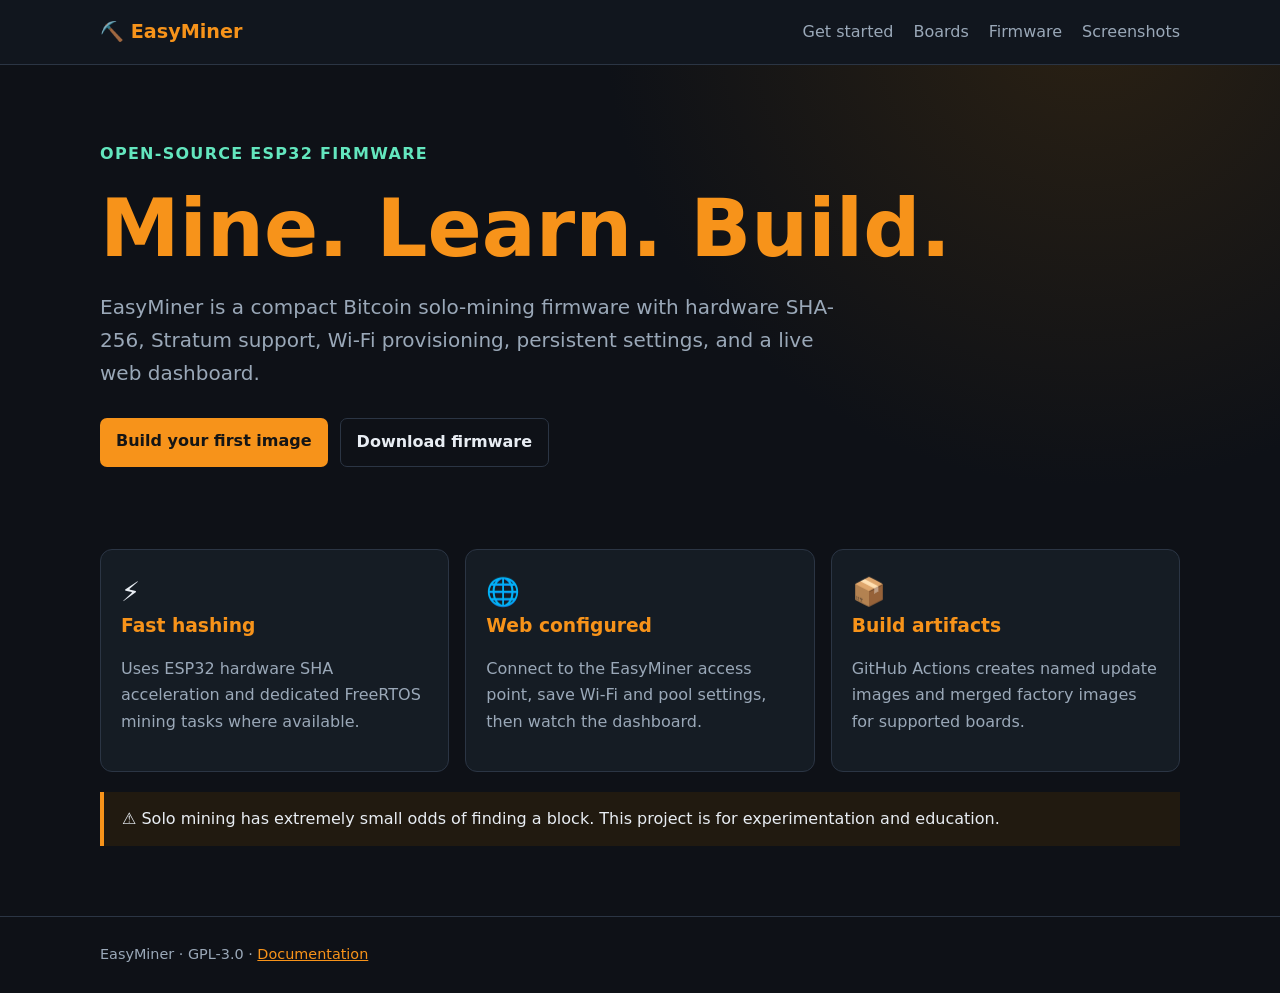
<file: docs/index.html>
<!doctype html>
<html lang="en"><head><meta charset="utf-8"><meta name="viewport" content="width=device-width,initial-scale=1"><meta name="description" content="EasyMiner open-source Bitcoin solo-mining firmware for ESP32"><title>EasyMiner · ESP32 Bitcoin miner</title><link rel="stylesheet" href="style.css"></head>
<body><nav class="nav"><div class="wrap"><a class="brand" href="index.html">⛏️ EasyMiner</a><a href="getting-started.html">Get started</a><a href="boards.html">Boards</a><a href="firmware.html">Firmware</a><a href="screenshots.html">Screenshots</a></div></nav>
<main class="wrap"><section class="hero"><div class="eyebrow">Open-source ESP32 firmware</div><h1>Mine. Learn. Build.</h1><p class="lead">EasyMiner is a compact Bitcoin solo-mining firmware with hardware SHA-256, Stratum support, Wi-Fi provisioning, persistent settings, and a live web dashboard.</p><div class="actions"><a class="button" href="getting-started.html">Build your first image</a><a class="button alt" href="firmware.html">Download firmware</a></div></section>
<section class="grid"><article class="card"><div class="icon">⚡</div><h3>Fast hashing</h3><p class="muted">Uses ESP32 hardware SHA acceleration and dedicated FreeRTOS mining tasks where available.</p></article><article class="card"><div class="icon">🌐</div><h3>Web configured</h3><p class="muted">Connect to the EasyMiner access point, save Wi-Fi and pool settings, then watch the dashboard.</p></article><article class="card"><div class="icon">📦</div><h3>Build artifacts</h3><p class="muted">GitHub Actions creates named update images and merged factory images for supported boards.</p></article></section>
<div class="notice">⚠️ Solo mining has extremely small odds of finding a block. This project is for experimentation and education.</div></main><footer class="footer"><div class="wrap">EasyMiner · GPL-3.0 · <a href="getting-started.html">Documentation</a></div></footer></body></html>
</file>
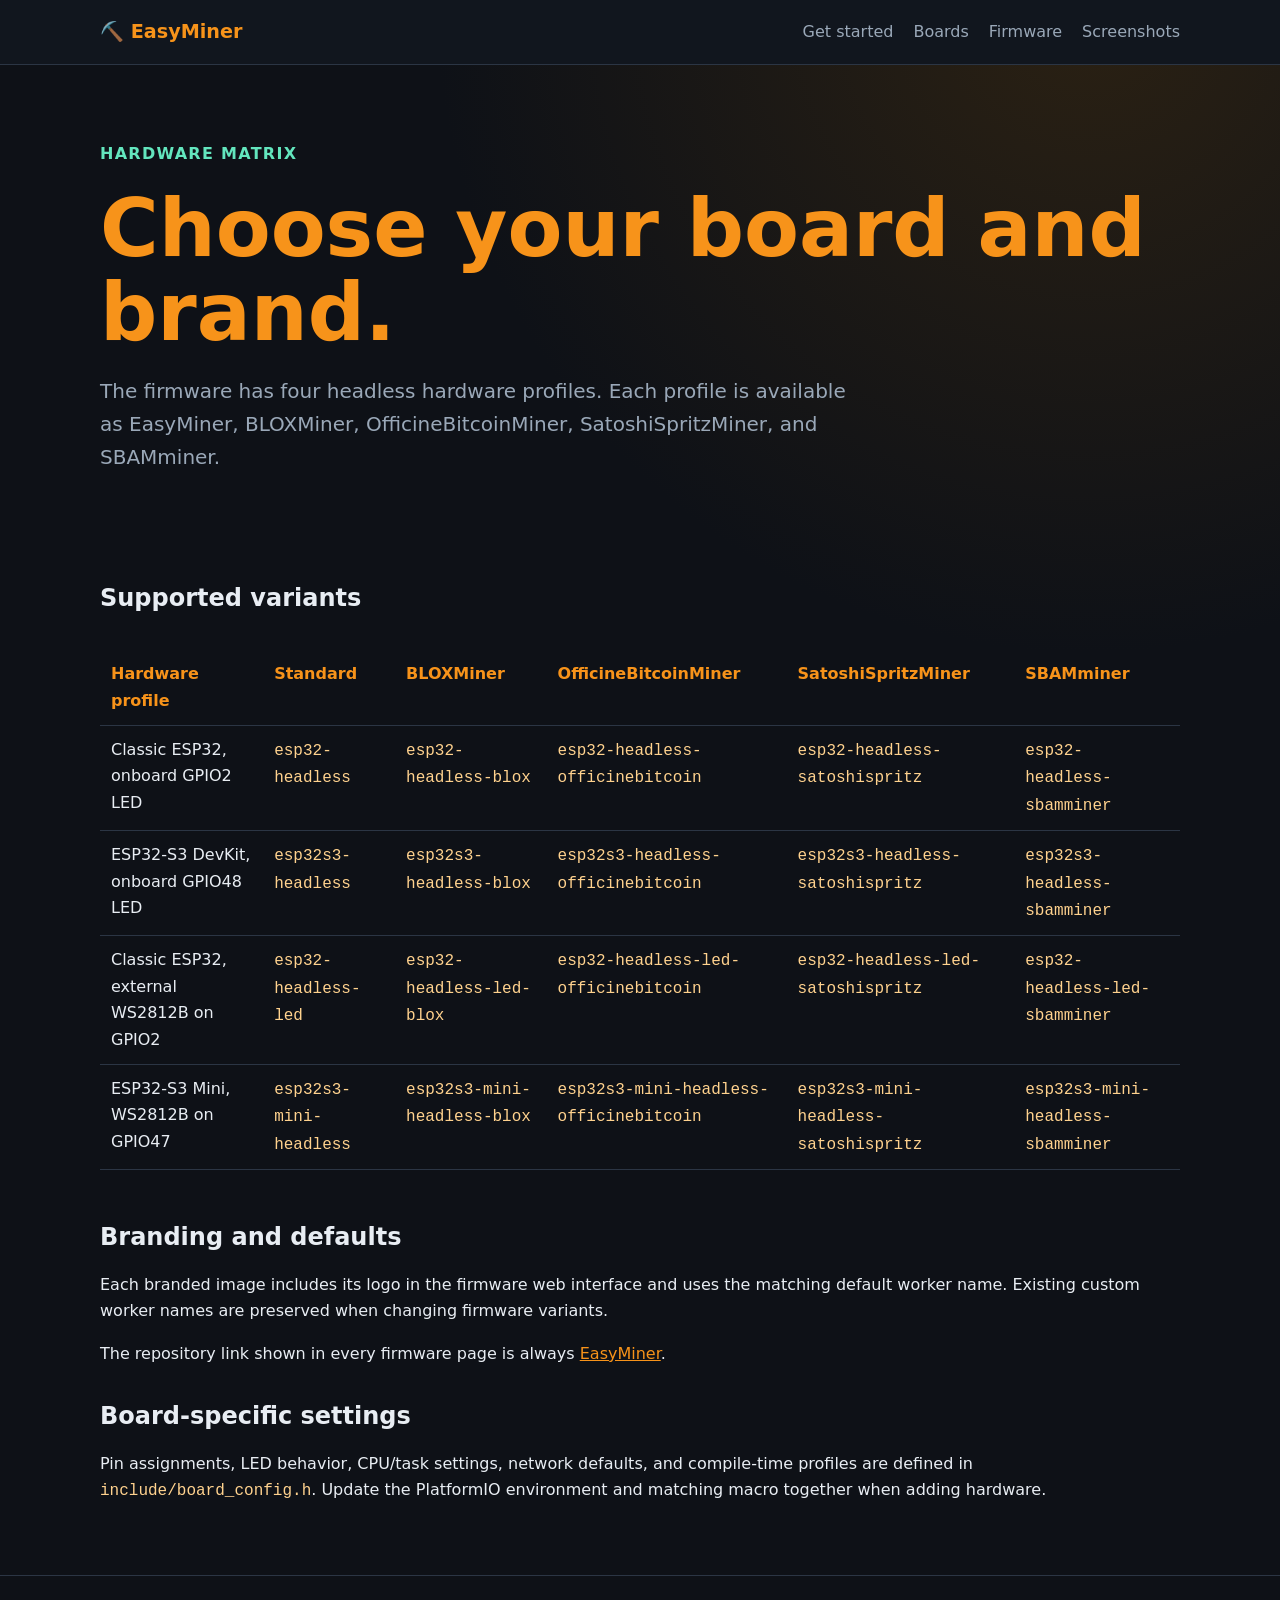
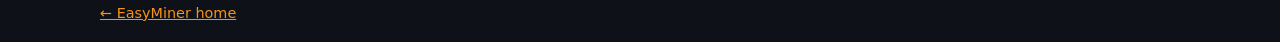
<file: docs/boards.html>
<!doctype html>
<html lang="en">
<head><meta charset="utf-8"><meta name="viewport" content="width=device-width,initial-scale=1"><title>Boards · EasyMiner</title><link rel="stylesheet" href="style.css"></head>
<body>
<nav class="nav"><div class="wrap"><a class="brand" href="index.html">⛏️ EasyMiner</a><a href="getting-started.html">Get started</a><a href="boards.html">Boards</a><a href="firmware.html">Firmware</a><a href="screenshots.html">Screenshots</a></div></nav>
<main class="wrap">
<section class="hero"><div class="eyebrow">Hardware matrix</div><h1>Choose your board and brand.</h1><p class="lead">The firmware has four headless hardware profiles. Each profile is available as EasyMiner, BLOXMiner, OfficineBitcoinMiner, SatoshiSpritzMiner, and SBAMminer.</p></section>
<h2>Supported variants</h2>
<div class="table-scroll"><table class="table"><thead><tr><th>Hardware profile</th><th>Standard</th><th>BLOXMiner</th><th>OfficineBitcoinMiner</th><th>SatoshiSpritzMiner</th><th>SBAMminer</th></tr></thead><tbody>
<tr><td>Classic ESP32, onboard GPIO2 LED</td><td><code>esp32-headless</code></td><td><code>esp32-headless-blox</code></td><td><code>esp32-headless-officinebitcoin</code></td><td><code>esp32-headless-satoshispritz</code></td><td><code>esp32-headless-sbamminer</code></td></tr>
<tr><td>ESP32-S3 DevKit, onboard GPIO48 LED</td><td><code>esp32s3-headless</code></td><td><code>esp32s3-headless-blox</code></td><td><code>esp32s3-headless-officinebitcoin</code></td><td><code>esp32s3-headless-satoshispritz</code></td><td><code>esp32s3-headless-sbamminer</code></td></tr>
<tr><td>Classic ESP32, external WS2812B on GPIO2</td><td><code>esp32-headless-led</code></td><td><code>esp32-headless-led-blox</code></td><td><code>esp32-headless-led-officinebitcoin</code></td><td><code>esp32-headless-led-satoshispritz</code></td><td><code>esp32-headless-led-sbamminer</code></td></tr>
<tr><td>ESP32-S3 Mini, WS2812B on GPIO47</td><td><code>esp32s3-mini-headless</code></td><td><code>esp32s3-mini-headless-blox</code></td><td><code>esp32s3-mini-headless-officinebitcoin</code></td><td><code>esp32s3-mini-headless-satoshispritz</code></td><td><code>esp32s3-mini-headless-sbamminer</code></td></tr>
</tbody></table></div>
<h2>Branding and defaults</h2>
<p>Each branded image includes its logo in the firmware web interface and uses the matching default worker name. Existing custom worker names are preserved when changing firmware variants.</p>
<p>The repository link shown in every firmware page is always <a href="https://github.com/valerio-vaccaro/EasyMiner">EasyMiner</a>.</p>
<h2>Board-specific settings</h2>
<p>Pin assignments, LED behavior, CPU/task settings, network defaults, and compile-time profiles are defined in <code>include/board_config.h</code>. Update the PlatformIO environment and matching macro together when adding hardware.</p>
</main>
<footer class="footer"><div class="wrap"><a href="index.html">← EasyMiner home</a></div></footer>
</body></html>
</file>
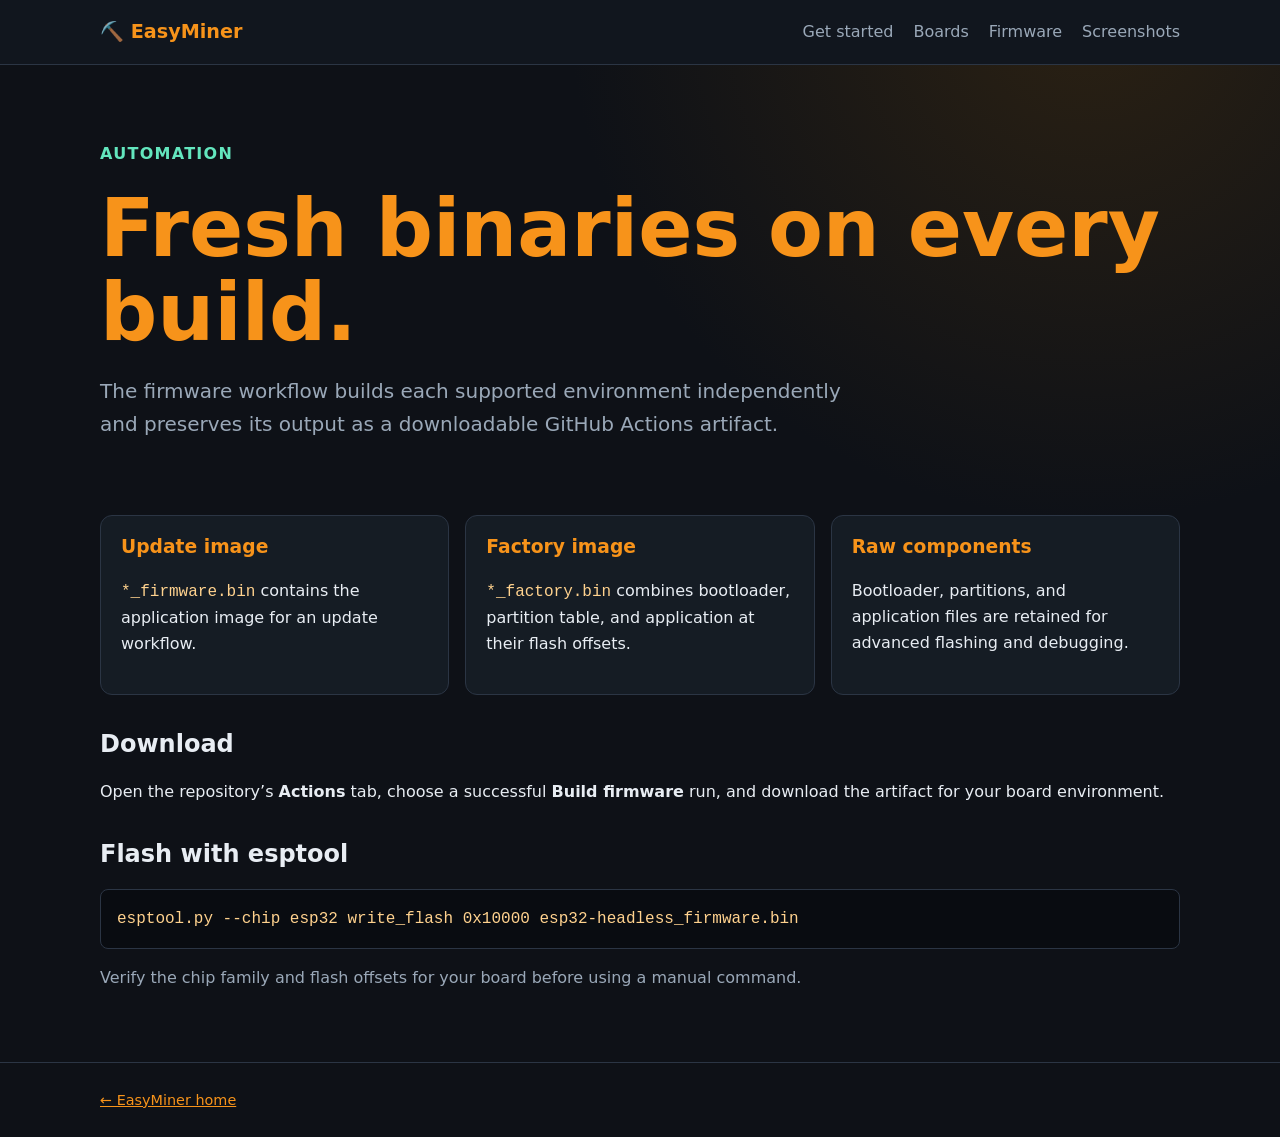
<file: docs/firmware.html>
<!doctype html>
<html lang="en"><head><meta charset="utf-8"><meta name="viewport" content="width=device-width,initial-scale=1"><title>Firmware · EasyMiner</title><link rel="stylesheet" href="style.css"></head>
<body><nav class="nav"><div class="wrap"><a class="brand" href="index.html">⛏️ EasyMiner</a><a href="getting-started.html">Get started</a><a href="boards.html">Boards</a><a href="firmware.html">Firmware</a><a href="screenshots.html">Screenshots</a></div></nav><main class="wrap"><section class="hero"><div class="eyebrow">Automation</div><h1>Fresh binaries on every build.</h1><p class="lead">The firmware workflow builds each supported environment independently and preserves its output as a downloadable GitHub Actions artifact.</p></section><div class="grid"><article class="card"><h3>Update image</h3><p><code>*_firmware.bin</code> contains the application image for an update workflow.</p></article><article class="card"><h3>Factory image</h3><p><code>*_factory.bin</code> combines bootloader, partition table, and application at their flash offsets.</p></article><article class="card"><h3>Raw components</h3><p>Bootloader, partitions, and application files are retained for advanced flashing and debugging.</p></article></div><h2>Download</h2><p>Open the repository’s <strong>Actions</strong> tab, choose a successful <strong>Build firmware</strong> run, and download the artifact for your board environment.</p><h2>Flash with esptool</h2><pre><code>esptool.py --chip esp32 write_flash 0x10000 esp32-headless_firmware.bin</code></pre><p class="muted">Verify the chip family and flash offsets for your board before using a manual command.</p></main><footer class="footer"><div class="wrap"><a href="index.html">← EasyMiner home</a></div></footer></body></html>
</file>
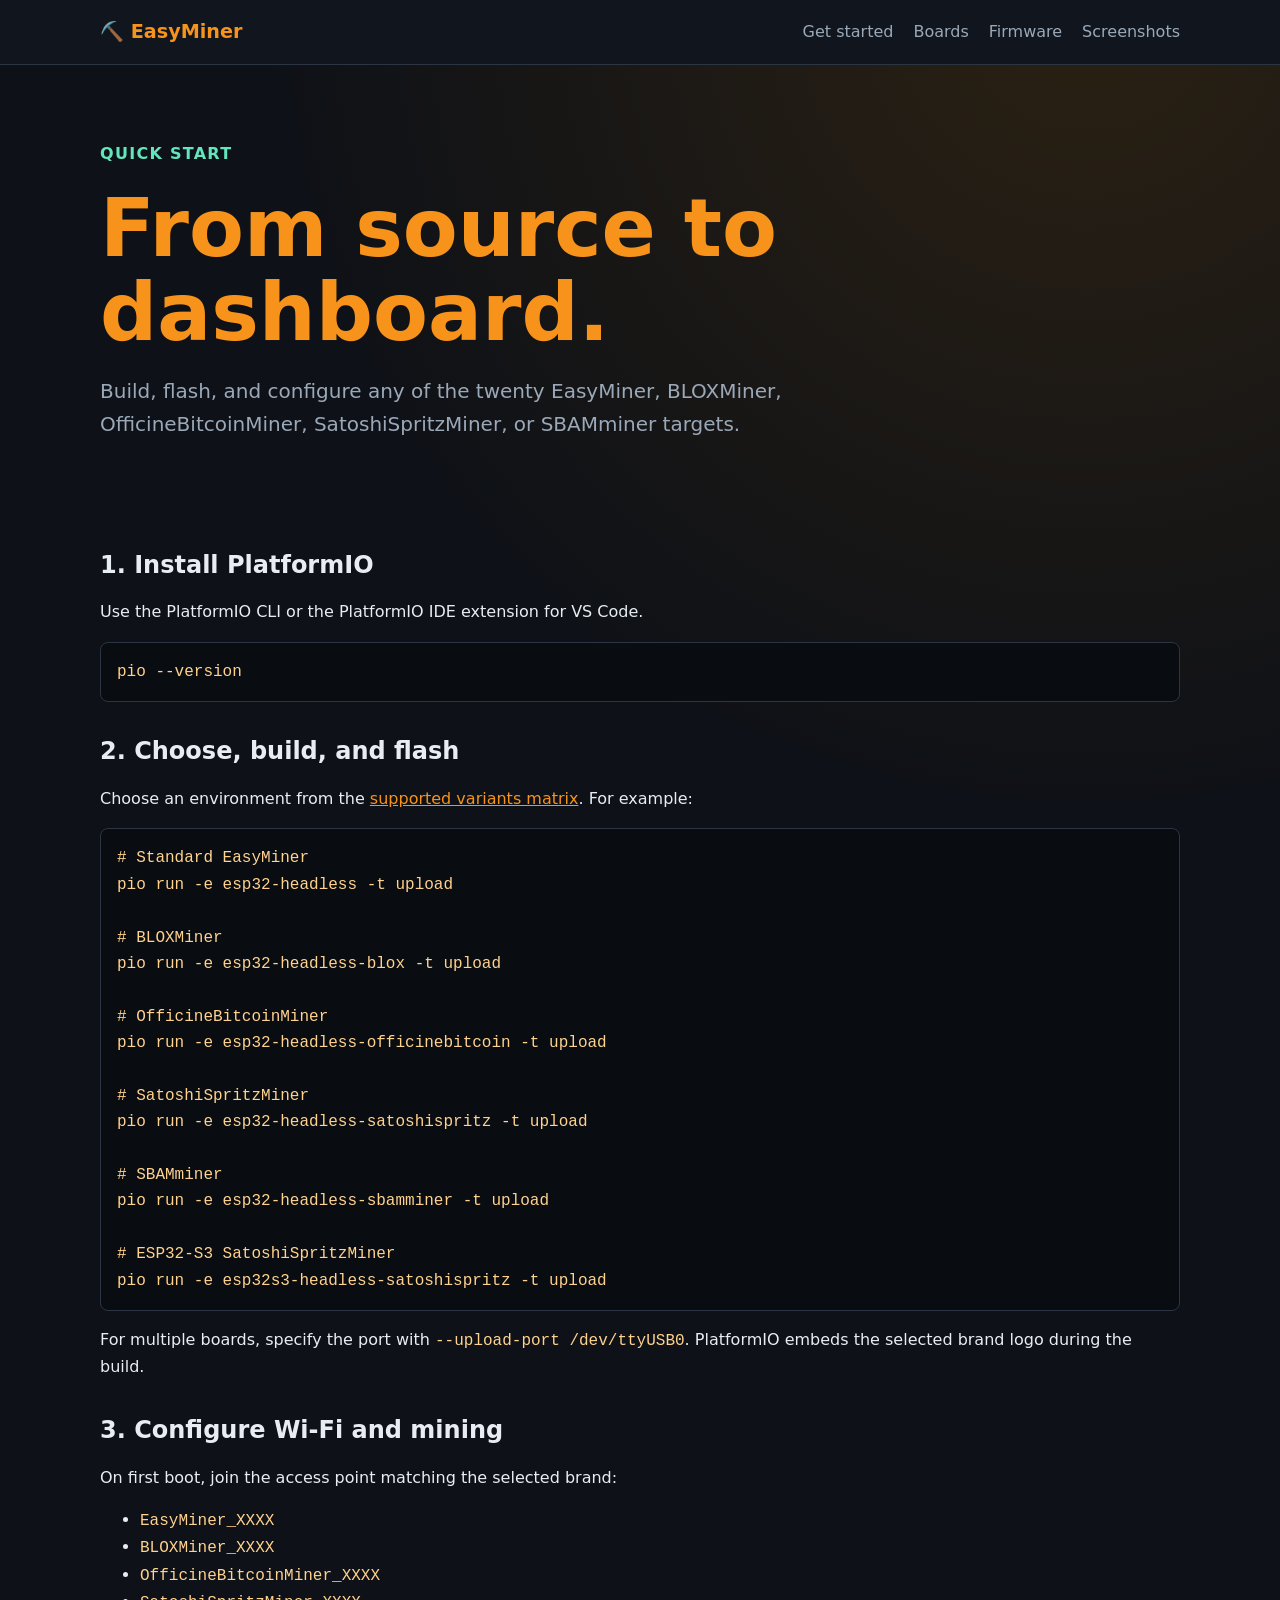
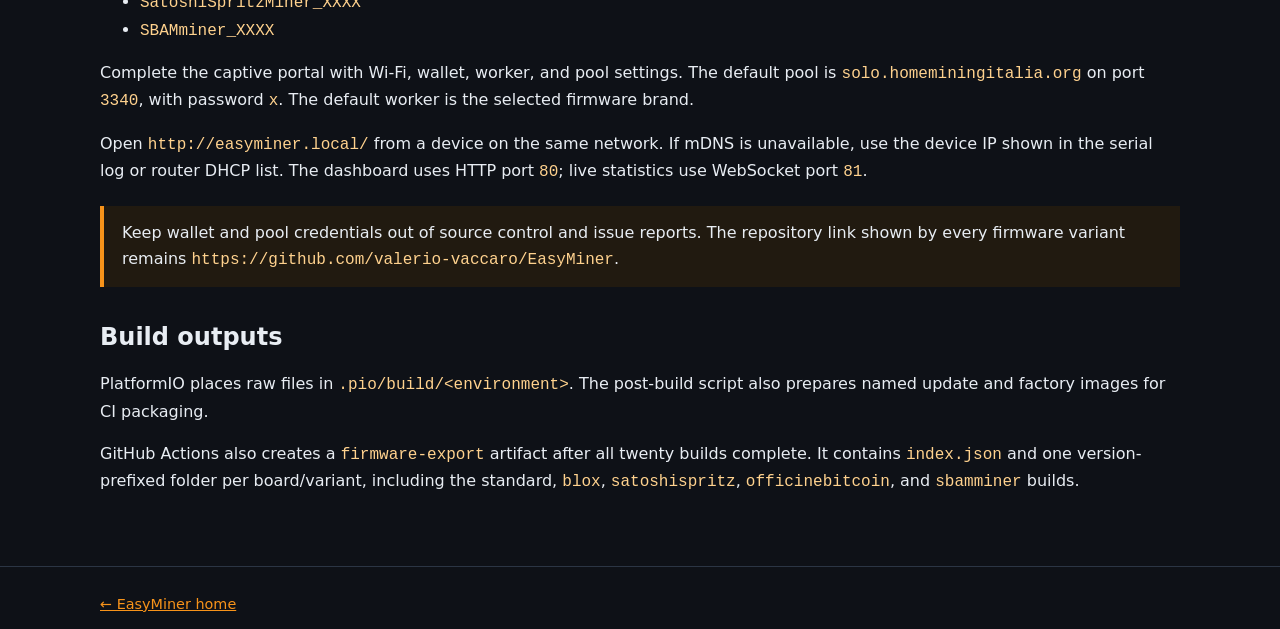
<file: docs/getting-started.html>
<!doctype html>
<html lang="en">
<head><meta charset="utf-8"><meta name="viewport" content="width=device-width,initial-scale=1"><title>Get started · EasyMiner</title><link rel="stylesheet" href="style.css"></head>
<body>
<nav class="nav"><div class="wrap"><a class="brand" href="index.html">⛏️ EasyMiner</a><a href="getting-started.html">Get started</a><a href="boards.html">Boards</a><a href="firmware.html">Firmware</a><a href="screenshots.html">Screenshots</a></div></nav>
<main class="wrap">
<section class="hero"><div class="eyebrow">Quick start</div><h1>From source to dashboard.</h1><p class="lead">Build, flash, and configure any of the twenty EasyMiner, BLOXMiner, OfficineBitcoinMiner, SatoshiSpritzMiner, or SBAMminer targets.</p></section>
<h2>1. Install PlatformIO</h2>
<p>Use the PlatformIO CLI or the PlatformIO IDE extension for VS Code.</p>
<pre><code>pio --version</code></pre>
<h2>2. Choose, build, and flash</h2>
<p>Choose an environment from the <a href="boards.html">supported variants matrix</a>. For example:</p>
<pre><code># Standard EasyMiner
pio run -e esp32-headless -t upload

# BLOXMiner
pio run -e esp32-headless-blox -t upload

# OfficineBitcoinMiner
pio run -e esp32-headless-officinebitcoin -t upload

# SatoshiSpritzMiner
pio run -e esp32-headless-satoshispritz -t upload

# SBAMminer
pio run -e esp32-headless-sbamminer -t upload

# ESP32-S3 SatoshiSpritzMiner
pio run -e esp32s3-headless-satoshispritz -t upload</code></pre>
<p>For multiple boards, specify the port with <code>--upload-port /dev/ttyUSB0</code>. PlatformIO embeds the selected brand logo during the build.</p>
<h2>3. Configure Wi-Fi and mining</h2>
<p>On first boot, join the access point matching the selected brand:</p>
<ul><li><code>EasyMiner_XXXX</code></li><li><code>BLOXMiner_XXXX</code></li><li><code>OfficineBitcoinMiner_XXXX</code></li><li><code>SatoshiSpritzMiner_XXXX</code></li><li><code>SBAMminer_XXXX</code></li></ul>
<p>Complete the captive portal with Wi-Fi, wallet, worker, and pool settings. The default pool is <code>solo.homeminingitalia.org</code> on port <code>3340</code>, with password <code>x</code>. The default worker is the selected firmware brand.</p>
<p>Open <code>http://easyminer.local/</code> from a device on the same network. If mDNS is unavailable, use the device IP shown in the serial log or router DHCP list. The dashboard uses HTTP port <code>80</code>; live statistics use WebSocket port <code>81</code>.</p>
<div class="notice">Keep wallet and pool credentials out of source control and issue reports. The repository link shown by every firmware variant remains <code>https://github.com/valerio-vaccaro/EasyMiner</code>.</div>
<h2>Build outputs</h2>
<p>PlatformIO places raw files in <code>.pio/build/&lt;environment&gt;</code>. The post-build script also prepares named update and factory images for CI packaging.</p>
<p>GitHub Actions also creates a <code>firmware-export</code> artifact after all twenty builds complete. It contains <code>index.json</code> and one version-prefixed folder per board/variant, including the standard, <code>blox</code>, <code>satoshispritz</code>, <code>officinebitcoin</code>, and <code>sbamminer</code> builds.</p>
</main>
<footer class="footer"><div class="wrap"><a href="index.html">← EasyMiner home</a></div></footer>
</body></html>
</file>
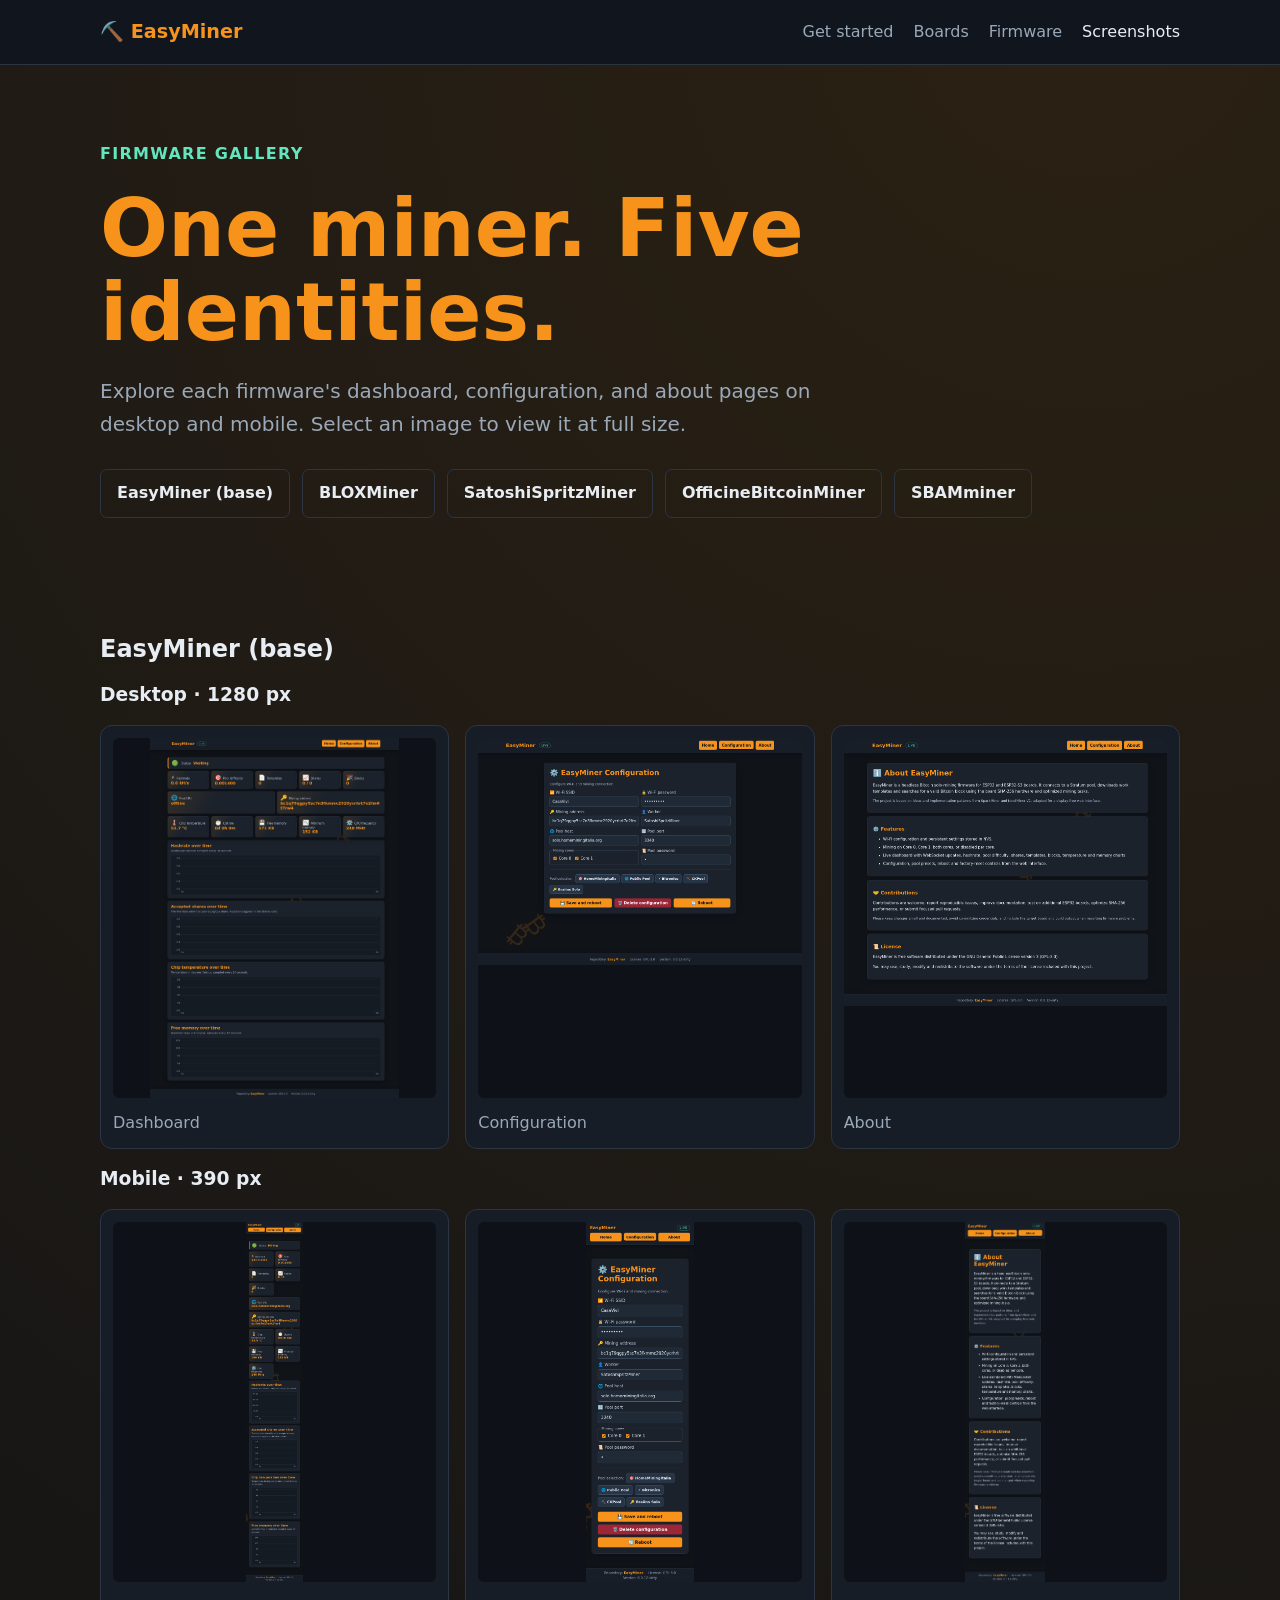
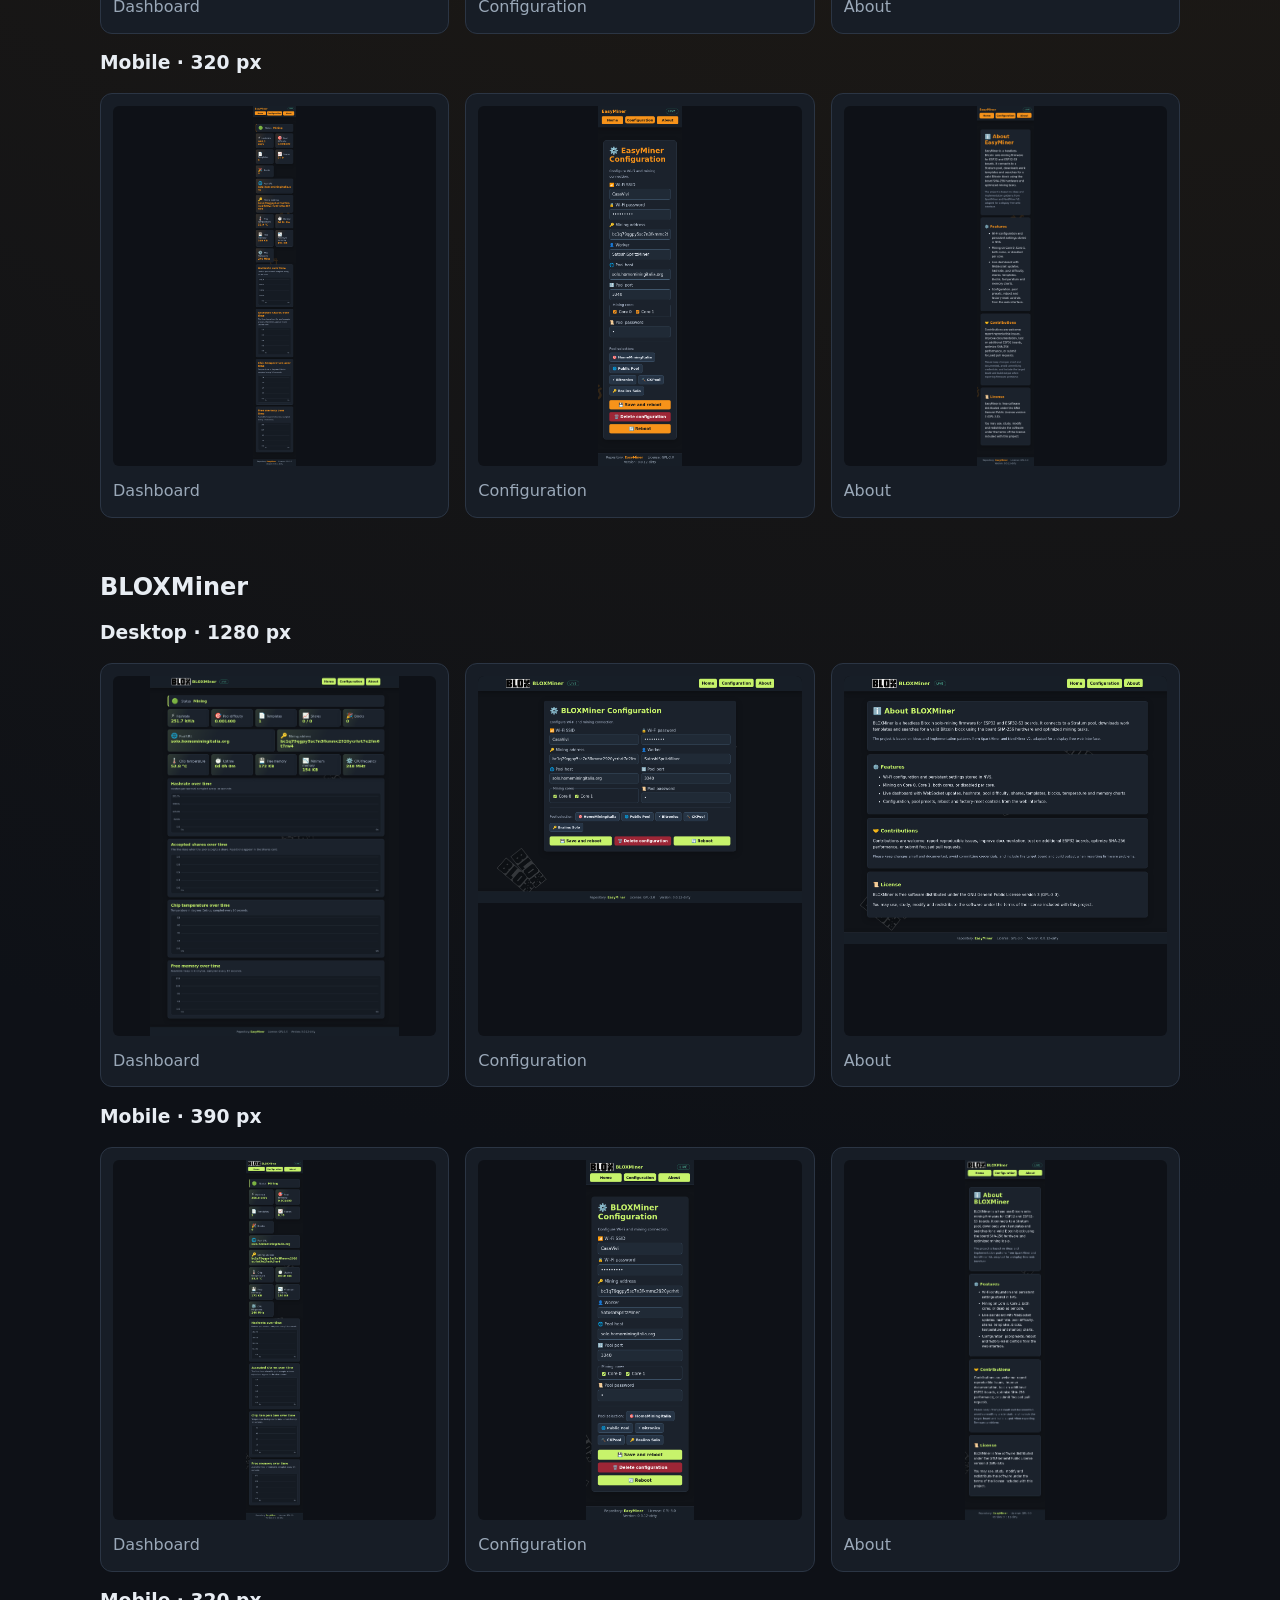
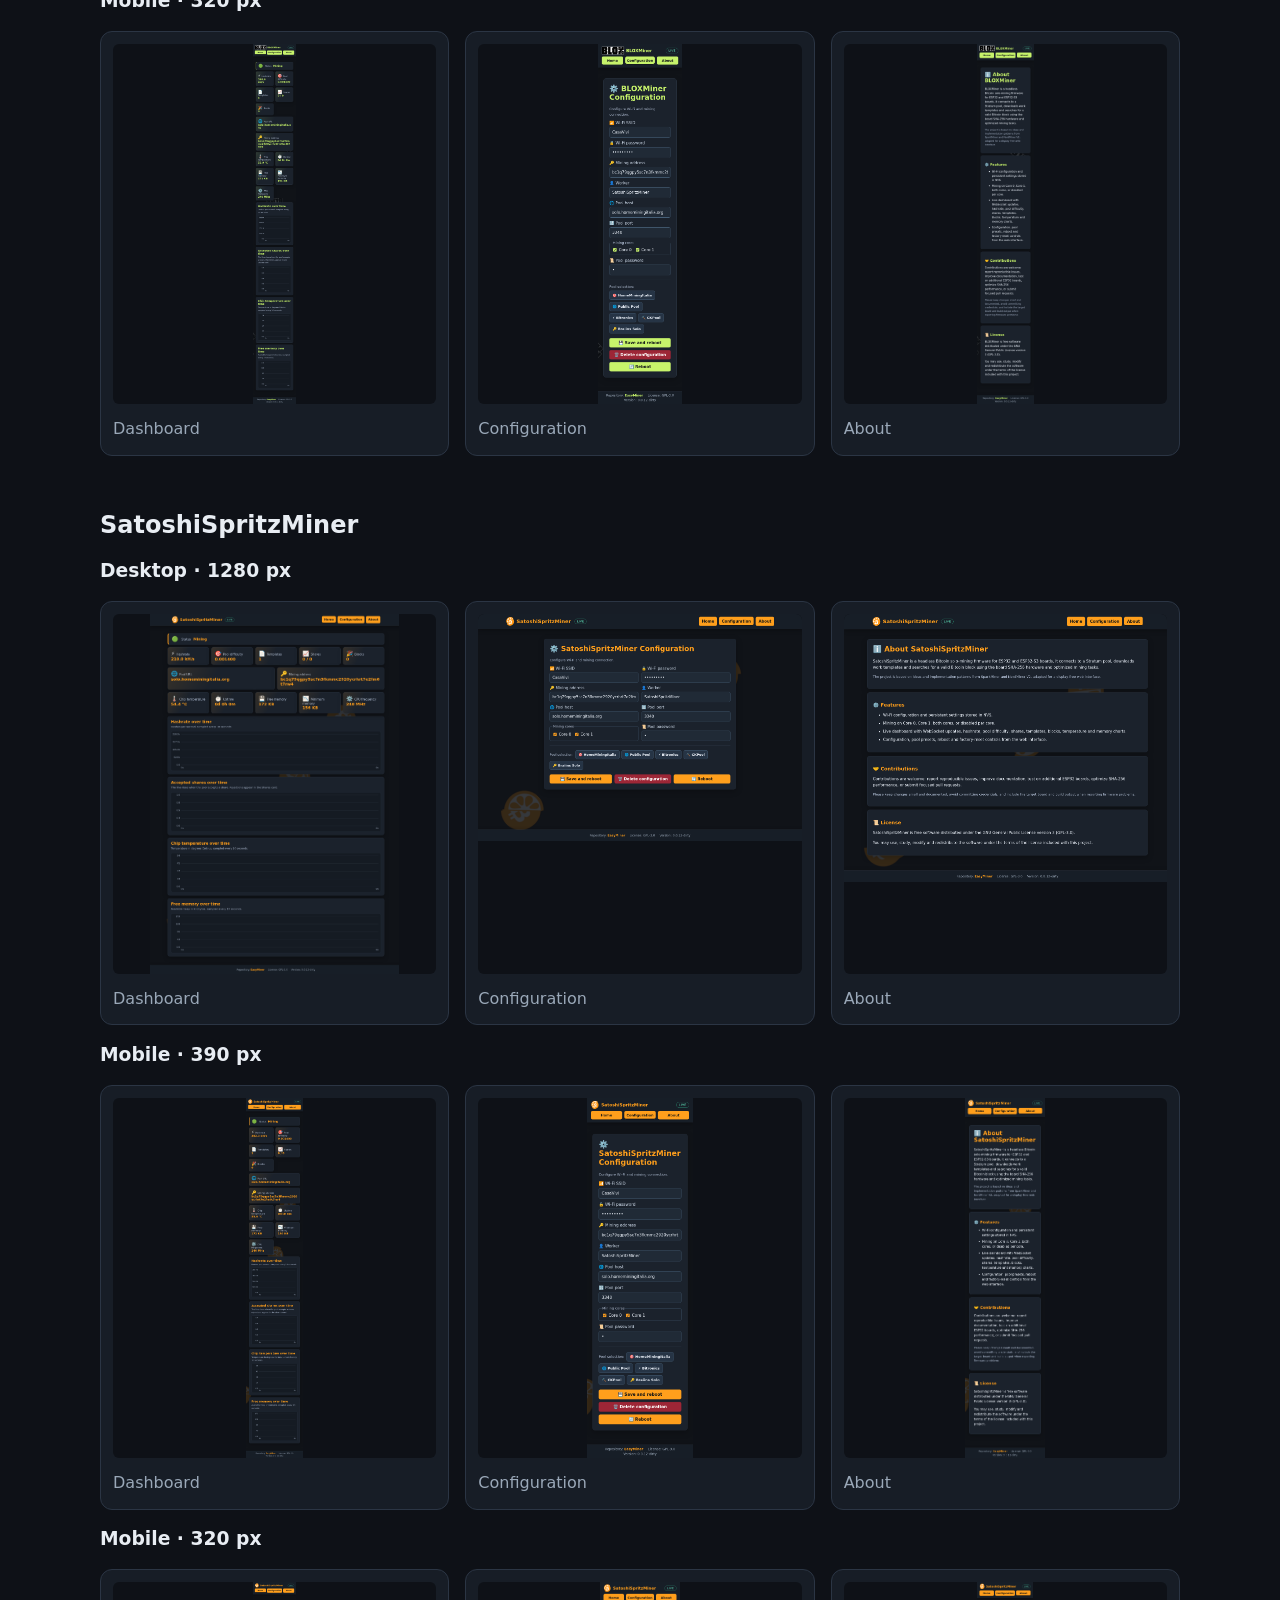
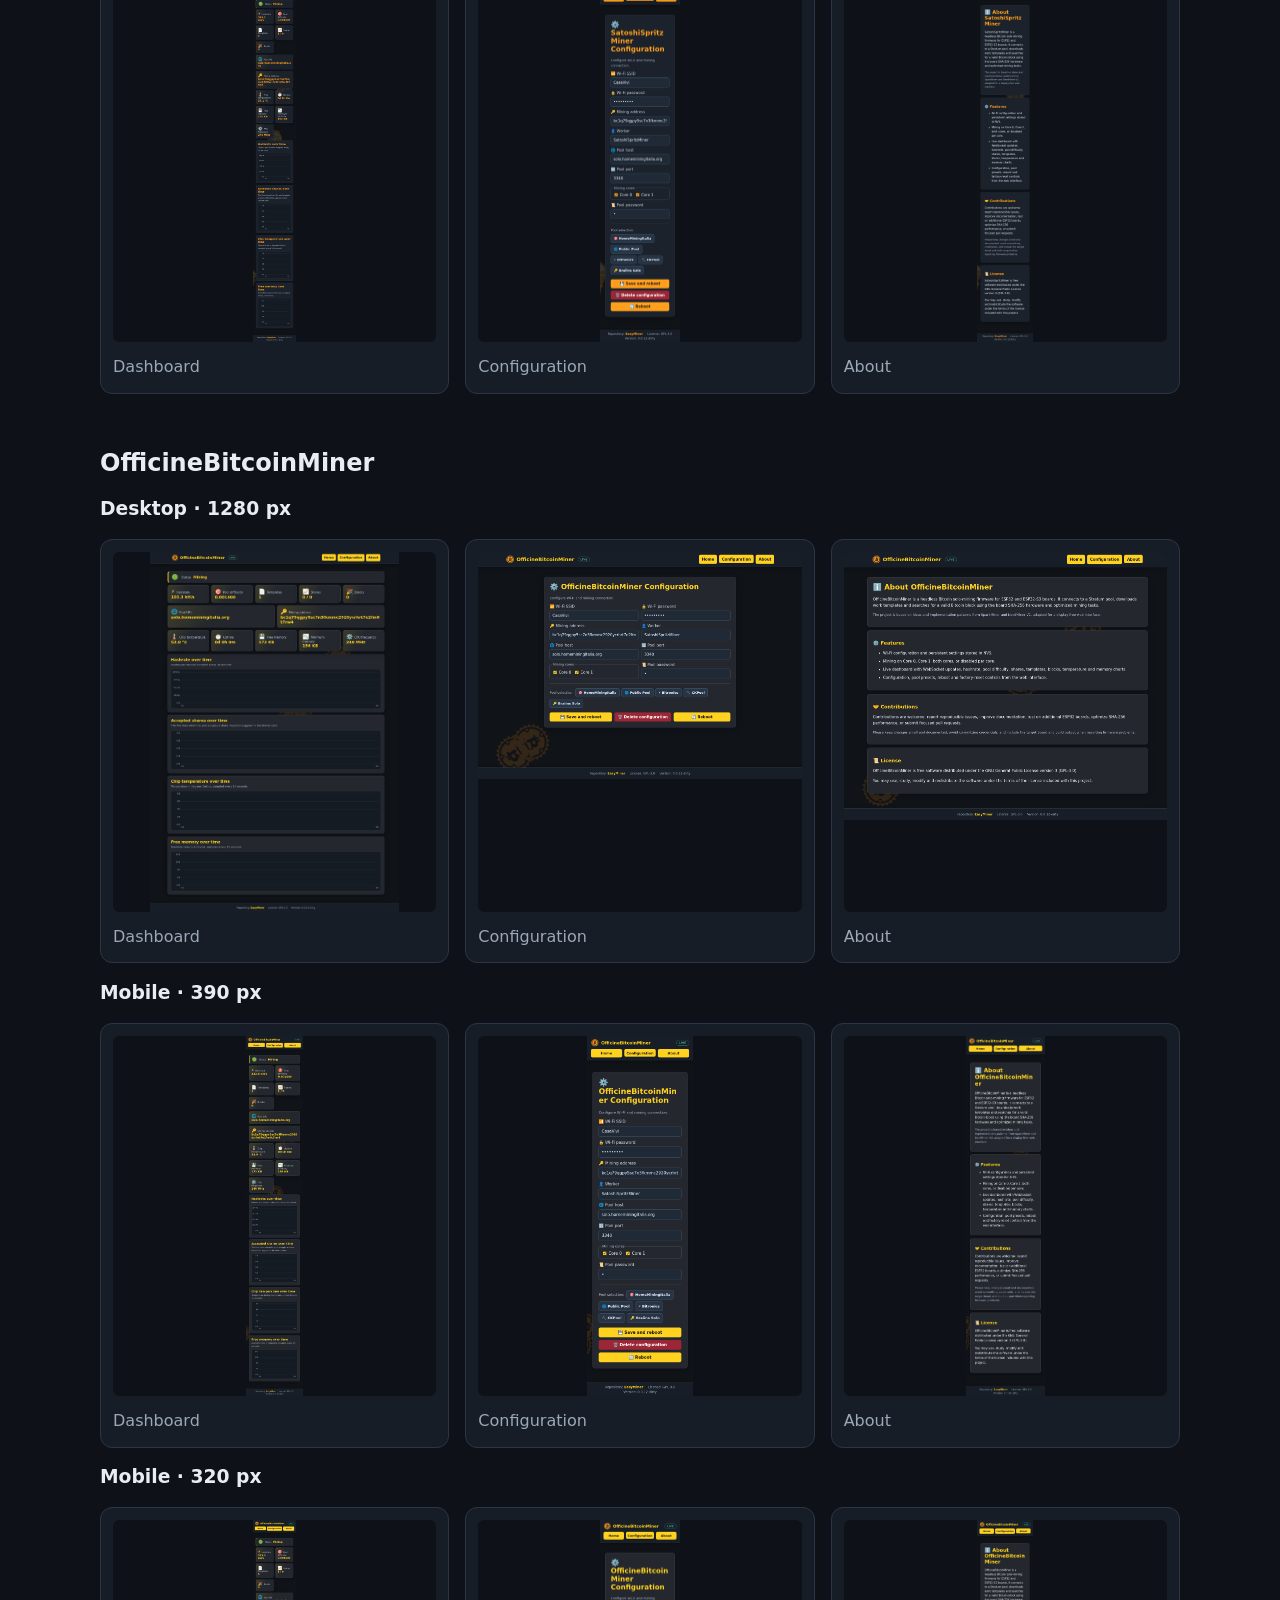
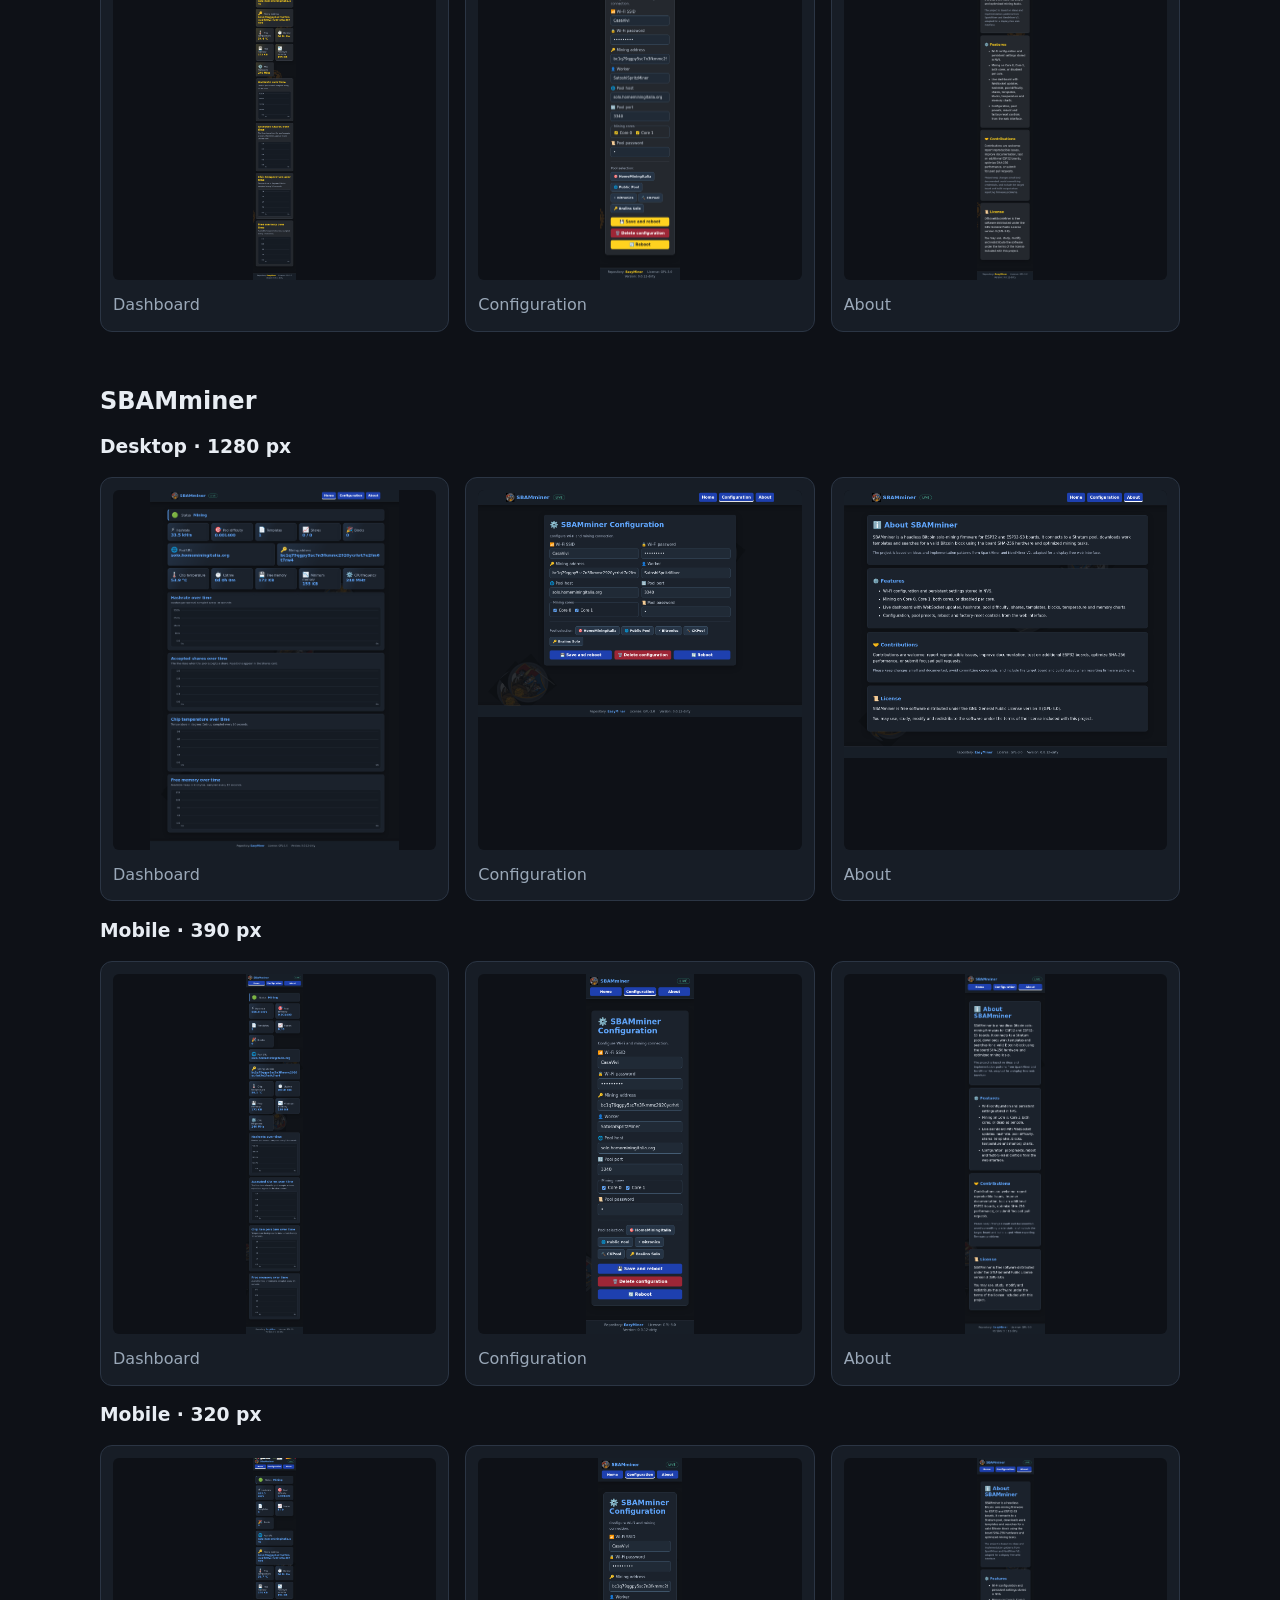
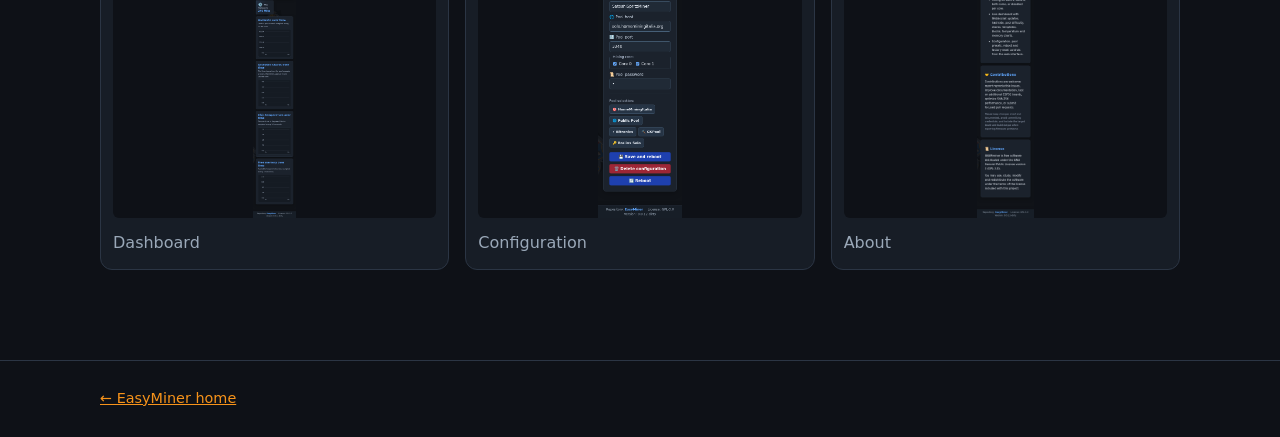
<file: docs/screenshots.html>
<!doctype html>
<html lang="en">
<head>
  <meta charset="utf-8">
  <meta name="viewport" content="width=device-width,initial-scale=1">
  <meta name="description" content="Dashboard, configuration, and about pages for every EasyMiner firmware brand.">
  <title>Screenshots · EasyMiner</title>
  <link rel="stylesheet" href="style.css">
</head>
<body>
  <nav class="nav" aria-label="Documentation"><div class="wrap">
    <a class="brand" href="index.html">⛏️ EasyMiner</a>
    <a href="getting-started.html">Get started</a>
    <a href="boards.html">Boards</a>
    <a href="firmware.html">Firmware</a>
    <a href="screenshots.html" aria-current="page">Screenshots</a>
  </div></nav>
  <main class="wrap">
    <section class="hero">
      <div class="eyebrow">Firmware gallery</div>
      <h1>One miner. Five identities.</h1>
      <p class="lead">Explore each firmware's dashboard, configuration, and about pages on desktop and mobile. Select an image to view it at full size.</p>
      <nav class="actions" aria-label="Firmware versions"><a class="button alt" href="#base">EasyMiner (base)</a>
        <a class="button alt" href="#blox">BLOXMiner</a>
        <a class="button alt" href="#satoshispritz">SatoshiSpritzMiner</a>
        <a class="button alt" href="#officinebitcoin">OfficineBitcoinMiner</a>
        <a class="button alt" href="#sbamminer">SBAMminer</a></nav>
    </section>
    <section class="screenshot-section" id="base">
      <h2>EasyMiner (base)</h2>
      <h3>Desktop · 1280 px</h3>
      <div class="screenshot-grid">
        <figure class="screenshot-card">
          <a href="screenshot/base/home-1280.png"><img loading="lazy" src="screenshot/base/home-1280.png" alt="EasyMiner (base): dashboard at 1280 pixels"></a>
          <figcaption>Dashboard</figcaption>
        </figure>
        <figure class="screenshot-card">
          <a href="screenshot/base/config-1280.png"><img loading="lazy" src="screenshot/base/config-1280.png" alt="EasyMiner (base): configuration at 1280 pixels"></a>
          <figcaption>Configuration</figcaption>
        </figure>
        <figure class="screenshot-card">
          <a href="screenshot/base/about-1280.png"><img loading="lazy" src="screenshot/base/about-1280.png" alt="EasyMiner (base): about at 1280 pixels"></a>
          <figcaption>About</figcaption>
        </figure>
      </div>
      <h3>Mobile · 390 px</h3>
      <div class="screenshot-grid">
        <figure class="screenshot-card">
          <a href="screenshot/base/home-390.png"><img loading="lazy" src="screenshot/base/home-390.png" alt="EasyMiner (base): dashboard at 390 pixels"></a>
          <figcaption>Dashboard</figcaption>
        </figure>
        <figure class="screenshot-card">
          <a href="screenshot/base/config-390.png"><img loading="lazy" src="screenshot/base/config-390.png" alt="EasyMiner (base): configuration at 390 pixels"></a>
          <figcaption>Configuration</figcaption>
        </figure>
        <figure class="screenshot-card">
          <a href="screenshot/base/about-390.png"><img loading="lazy" src="screenshot/base/about-390.png" alt="EasyMiner (base): about at 390 pixels"></a>
          <figcaption>About</figcaption>
        </figure>
      </div>
      <h3>Mobile · 320 px</h3>
      <div class="screenshot-grid">
        <figure class="screenshot-card">
          <a href="screenshot/base/home-320.png"><img loading="lazy" src="screenshot/base/home-320.png" alt="EasyMiner (base): dashboard at 320 pixels"></a>
          <figcaption>Dashboard</figcaption>
        </figure>
        <figure class="screenshot-card">
          <a href="screenshot/base/config-320.png"><img loading="lazy" src="screenshot/base/config-320.png" alt="EasyMiner (base): configuration at 320 pixels"></a>
          <figcaption>Configuration</figcaption>
        </figure>
        <figure class="screenshot-card">
          <a href="screenshot/base/about-320.png"><img loading="lazy" src="screenshot/base/about-320.png" alt="EasyMiner (base): about at 320 pixels"></a>
          <figcaption>About</figcaption>
        </figure>
      </div>
    </section>
    <section class="screenshot-section" id="blox">
      <h2>BLOXMiner</h2>
      <h3>Desktop · 1280 px</h3>
      <div class="screenshot-grid">
        <figure class="screenshot-card">
          <a href="screenshot/blox/home-1280.png"><img loading="lazy" src="screenshot/blox/home-1280.png" alt="BLOXMiner: dashboard at 1280 pixels"></a>
          <figcaption>Dashboard</figcaption>
        </figure>
        <figure class="screenshot-card">
          <a href="screenshot/blox/config-1280.png"><img loading="lazy" src="screenshot/blox/config-1280.png" alt="BLOXMiner: configuration at 1280 pixels"></a>
          <figcaption>Configuration</figcaption>
        </figure>
        <figure class="screenshot-card">
          <a href="screenshot/blox/about-1280.png"><img loading="lazy" src="screenshot/blox/about-1280.png" alt="BLOXMiner: about at 1280 pixels"></a>
          <figcaption>About</figcaption>
        </figure>
      </div>
      <h3>Mobile · 390 px</h3>
      <div class="screenshot-grid">
        <figure class="screenshot-card">
          <a href="screenshot/blox/home-390.png"><img loading="lazy" src="screenshot/blox/home-390.png" alt="BLOXMiner: dashboard at 390 pixels"></a>
          <figcaption>Dashboard</figcaption>
        </figure>
        <figure class="screenshot-card">
          <a href="screenshot/blox/config-390.png"><img loading="lazy" src="screenshot/blox/config-390.png" alt="BLOXMiner: configuration at 390 pixels"></a>
          <figcaption>Configuration</figcaption>
        </figure>
        <figure class="screenshot-card">
          <a href="screenshot/blox/about-390.png"><img loading="lazy" src="screenshot/blox/about-390.png" alt="BLOXMiner: about at 390 pixels"></a>
          <figcaption>About</figcaption>
        </figure>
      </div>
      <h3>Mobile · 320 px</h3>
      <div class="screenshot-grid">
        <figure class="screenshot-card">
          <a href="screenshot/blox/home-320.png"><img loading="lazy" src="screenshot/blox/home-320.png" alt="BLOXMiner: dashboard at 320 pixels"></a>
          <figcaption>Dashboard</figcaption>
        </figure>
        <figure class="screenshot-card">
          <a href="screenshot/blox/config-320.png"><img loading="lazy" src="screenshot/blox/config-320.png" alt="BLOXMiner: configuration at 320 pixels"></a>
          <figcaption>Configuration</figcaption>
        </figure>
        <figure class="screenshot-card">
          <a href="screenshot/blox/about-320.png"><img loading="lazy" src="screenshot/blox/about-320.png" alt="BLOXMiner: about at 320 pixels"></a>
          <figcaption>About</figcaption>
        </figure>
      </div>
    </section>
    <section class="screenshot-section" id="satoshispritz">
      <h2>SatoshiSpritzMiner</h2>
      <h3>Desktop · 1280 px</h3>
      <div class="screenshot-grid">
        <figure class="screenshot-card">
          <a href="screenshot/satoshispritz/home-1280.png"><img loading="lazy" src="screenshot/satoshispritz/home-1280.png" alt="SatoshiSpritzMiner: dashboard at 1280 pixels"></a>
          <figcaption>Dashboard</figcaption>
        </figure>
        <figure class="screenshot-card">
          <a href="screenshot/satoshispritz/config-1280.png"><img loading="lazy" src="screenshot/satoshispritz/config-1280.png" alt="SatoshiSpritzMiner: configuration at 1280 pixels"></a>
          <figcaption>Configuration</figcaption>
        </figure>
        <figure class="screenshot-card">
          <a href="screenshot/satoshispritz/about-1280.png"><img loading="lazy" src="screenshot/satoshispritz/about-1280.png" alt="SatoshiSpritzMiner: about at 1280 pixels"></a>
          <figcaption>About</figcaption>
        </figure>
      </div>
      <h3>Mobile · 390 px</h3>
      <div class="screenshot-grid">
        <figure class="screenshot-card">
          <a href="screenshot/satoshispritz/home-390.png"><img loading="lazy" src="screenshot/satoshispritz/home-390.png" alt="SatoshiSpritzMiner: dashboard at 390 pixels"></a>
          <figcaption>Dashboard</figcaption>
        </figure>
        <figure class="screenshot-card">
          <a href="screenshot/satoshispritz/config-390.png"><img loading="lazy" src="screenshot/satoshispritz/config-390.png" alt="SatoshiSpritzMiner: configuration at 390 pixels"></a>
          <figcaption>Configuration</figcaption>
        </figure>
        <figure class="screenshot-card">
          <a href="screenshot/satoshispritz/about-390.png"><img loading="lazy" src="screenshot/satoshispritz/about-390.png" alt="SatoshiSpritzMiner: about at 390 pixels"></a>
          <figcaption>About</figcaption>
        </figure>
      </div>
      <h3>Mobile · 320 px</h3>
      <div class="screenshot-grid">
        <figure class="screenshot-card">
          <a href="screenshot/satoshispritz/home-320.png"><img loading="lazy" src="screenshot/satoshispritz/home-320.png" alt="SatoshiSpritzMiner: dashboard at 320 pixels"></a>
          <figcaption>Dashboard</figcaption>
        </figure>
        <figure class="screenshot-card">
          <a href="screenshot/satoshispritz/config-320.png"><img loading="lazy" src="screenshot/satoshispritz/config-320.png" alt="SatoshiSpritzMiner: configuration at 320 pixels"></a>
          <figcaption>Configuration</figcaption>
        </figure>
        <figure class="screenshot-card">
          <a href="screenshot/satoshispritz/about-320.png"><img loading="lazy" src="screenshot/satoshispritz/about-320.png" alt="SatoshiSpritzMiner: about at 320 pixels"></a>
          <figcaption>About</figcaption>
        </figure>
      </div>
    </section>
    <section class="screenshot-section" id="officinebitcoin">
      <h2>OfficineBitcoinMiner</h2>
      <h3>Desktop · 1280 px</h3>
      <div class="screenshot-grid">
        <figure class="screenshot-card">
          <a href="screenshot/officinebitcoin/home-1280.png"><img loading="lazy" src="screenshot/officinebitcoin/home-1280.png" alt="OfficineBitcoinMiner: dashboard at 1280 pixels"></a>
          <figcaption>Dashboard</figcaption>
        </figure>
        <figure class="screenshot-card">
          <a href="screenshot/officinebitcoin/config-1280.png"><img loading="lazy" src="screenshot/officinebitcoin/config-1280.png" alt="OfficineBitcoinMiner: configuration at 1280 pixels"></a>
          <figcaption>Configuration</figcaption>
        </figure>
        <figure class="screenshot-card">
          <a href="screenshot/officinebitcoin/about-1280.png"><img loading="lazy" src="screenshot/officinebitcoin/about-1280.png" alt="OfficineBitcoinMiner: about at 1280 pixels"></a>
          <figcaption>About</figcaption>
        </figure>
      </div>
      <h3>Mobile · 390 px</h3>
      <div class="screenshot-grid">
        <figure class="screenshot-card">
          <a href="screenshot/officinebitcoin/home-390.png"><img loading="lazy" src="screenshot/officinebitcoin/home-390.png" alt="OfficineBitcoinMiner: dashboard at 390 pixels"></a>
          <figcaption>Dashboard</figcaption>
        </figure>
        <figure class="screenshot-card">
          <a href="screenshot/officinebitcoin/config-390.png"><img loading="lazy" src="screenshot/officinebitcoin/config-390.png" alt="OfficineBitcoinMiner: configuration at 390 pixels"></a>
          <figcaption>Configuration</figcaption>
        </figure>
        <figure class="screenshot-card">
          <a href="screenshot/officinebitcoin/about-390.png"><img loading="lazy" src="screenshot/officinebitcoin/about-390.png" alt="OfficineBitcoinMiner: about at 390 pixels"></a>
          <figcaption>About</figcaption>
        </figure>
      </div>
      <h3>Mobile · 320 px</h3>
      <div class="screenshot-grid">
        <figure class="screenshot-card">
          <a href="screenshot/officinebitcoin/home-320.png"><img loading="lazy" src="screenshot/officinebitcoin/home-320.png" alt="OfficineBitcoinMiner: dashboard at 320 pixels"></a>
          <figcaption>Dashboard</figcaption>
        </figure>
        <figure class="screenshot-card">
          <a href="screenshot/officinebitcoin/config-320.png"><img loading="lazy" src="screenshot/officinebitcoin/config-320.png" alt="OfficineBitcoinMiner: configuration at 320 pixels"></a>
          <figcaption>Configuration</figcaption>
        </figure>
        <figure class="screenshot-card">
          <a href="screenshot/officinebitcoin/about-320.png"><img loading="lazy" src="screenshot/officinebitcoin/about-320.png" alt="OfficineBitcoinMiner: about at 320 pixels"></a>
          <figcaption>About</figcaption>
        </figure>
      </div>
    </section>
    <section class="screenshot-section" id="sbamminer">
      <h2>SBAMminer</h2>
      <h3>Desktop · 1280 px</h3>
      <div class="screenshot-grid">
        <figure class="screenshot-card">
          <a href="screenshot/sbamminer/home-1280.png"><img loading="lazy" src="screenshot/sbamminer/home-1280.png" alt="SBAMminer: dashboard at 1280 pixels"></a>
          <figcaption>Dashboard</figcaption>
        </figure>
        <figure class="screenshot-card">
          <a href="screenshot/sbamminer/config-1280.png"><img loading="lazy" src="screenshot/sbamminer/config-1280.png" alt="SBAMminer: configuration at 1280 pixels"></a>
          <figcaption>Configuration</figcaption>
        </figure>
        <figure class="screenshot-card">
          <a href="screenshot/sbamminer/about-1280.png"><img loading="lazy" src="screenshot/sbamminer/about-1280.png" alt="SBAMminer: about at 1280 pixels"></a>
          <figcaption>About</figcaption>
        </figure>
      </div>
      <h3>Mobile · 390 px</h3>
      <div class="screenshot-grid">
        <figure class="screenshot-card">
          <a href="screenshot/sbamminer/home-390.png"><img loading="lazy" src="screenshot/sbamminer/home-390.png" alt="SBAMminer: dashboard at 390 pixels"></a>
          <figcaption>Dashboard</figcaption>
        </figure>
        <figure class="screenshot-card">
          <a href="screenshot/sbamminer/config-390.png"><img loading="lazy" src="screenshot/sbamminer/config-390.png" alt="SBAMminer: configuration at 390 pixels"></a>
          <figcaption>Configuration</figcaption>
        </figure>
        <figure class="screenshot-card">
          <a href="screenshot/sbamminer/about-390.png"><img loading="lazy" src="screenshot/sbamminer/about-390.png" alt="SBAMminer: about at 390 pixels"></a>
          <figcaption>About</figcaption>
        </figure>
      </div>
      <h3>Mobile · 320 px</h3>
      <div class="screenshot-grid">
        <figure class="screenshot-card">
          <a href="screenshot/sbamminer/home-320.png"><img loading="lazy" src="screenshot/sbamminer/home-320.png" alt="SBAMminer: dashboard at 320 pixels"></a>
          <figcaption>Dashboard</figcaption>
        </figure>
        <figure class="screenshot-card">
          <a href="screenshot/sbamminer/config-320.png"><img loading="lazy" src="screenshot/sbamminer/config-320.png" alt="SBAMminer: configuration at 320 pixels"></a>
          <figcaption>Configuration</figcaption>
        </figure>
        <figure class="screenshot-card">
          <a href="screenshot/sbamminer/about-320.png"><img loading="lazy" src="screenshot/sbamminer/about-320.png" alt="SBAMminer: about at 320 pixels"></a>
          <figcaption>About</figcaption>
        </figure>
      </div>
    </section>
  </main>
  <footer class="footer"><div class="wrap"><a href="index.html">← EasyMiner home</a></div></footer>
</body>
</html>
</file>
<file: docs/style.css>
:root{color-scheme:dark;--bg:#0e1117;--panel:#171d26;--line:#2b3544;--text:#e8edf3;--muted:#9aa8b8;--orange:#f7931a;--green:#63e6be}*{box-sizing:border-box}body{margin:0;background:radial-gradient(circle at 85% 0,#2b2113 0,transparent 33%),var(--bg);color:var(--text);font:16px/1.65 system-ui,-apple-system,Segoe UI,sans-serif}a{color:var(--orange)}.wrap{width:min(1080px,calc(100% - 32px));margin:auto}.nav{border-bottom:1px solid var(--line);background:#11161e;position:sticky;top:0;z-index:2}.nav .wrap{display:flex;align-items:center;gap:20px;min-height:64px}.brand{font-weight:800;color:var(--orange);font-size:1.2rem;text-decoration:none;margin-right:auto}.nav a:not(.brand){text-decoration:none;color:var(--muted);padding:6px 0}.nav a:not(.brand):hover{color:var(--text)}.hero{padding:76px 0 54px}.eyebrow{color:var(--green);font-weight:700;letter-spacing:.08em;text-transform:uppercase}.hero h1{font-size:clamp(2.4rem,7vw,5rem);line-height:1.05;margin:.25em 0;color:var(--orange)}h1,h2,h3{line-height:1.2}h2{margin-top:2.2rem}.lead{font-size:1.25rem;color:var(--muted);max-width:760px}.actions{display:flex;gap:12px;flex-wrap:wrap;margin:28px 0}.button{background:var(--orange);color:#151515;border-radius:7px;padding:10px 16px;text-decoration:none;font-weight:700}.button.alt{background:transparent;color:var(--text);border:1px solid var(--line)}.grid{display:grid;grid-template-columns:repeat(auto-fit,minmax(220px,1fr));gap:16px}.card{border:1px solid var(--line);background:rgba(23,29,38,.9);border-radius:12px;padding:20px}.card h3{margin-top:0;color:var(--orange)}.icon{font-size:1.7rem}.muted{color:var(--muted)}code,pre{font-family:ui-monospace,SFMono-Regular,Menlo,monospace}code{color:#ffd28e}pre{overflow:auto;background:#090c11;border:1px solid var(--line);border-radius:8px;padding:16px;color:#d9e2ec}.table{width:100%;border-collapse:collapse;margin:18px 0}.table th,.table td{text-align:left;padding:11px;border-bottom:1px solid var(--line);vertical-align:top}.table th{color:var(--orange)}.notice{border-left:4px solid var(--orange);background:#211a10;padding:14px 18px;margin:20px 0}.footer{border-top:1px solid var(--line);margin-top:70px;padding:26px 0;color:var(--muted);font-size:.9rem}@media(max-width:680px){.nav .wrap{gap:10px}.nav a:not(.brand){font-size:.86rem}.hero{padding-top:48px}}
.nav a[aria-current="page"]{color:var(--text)}
.screenshot-section{scroll-margin-top:100px;padding-bottom:20px}
.screenshot-grid{display:grid;grid-template-columns:repeat(3,minmax(0,1fr));gap:16px}
.screenshot-card{margin:0;padding:12px;border:1px solid var(--line);background:var(--panel);border-radius:12px}
.screenshot-card a{display:block;border-radius:6px;overflow:hidden}
.screenshot-card img{display:block;width:100%;height:360px;object-fit:contain;object-position:top;background:var(--bg)}
.screenshot-card figcaption{padding-top:12px;color:var(--muted)}
.screenshot-card a:focus-visible,.button:focus-visible{outline:2px solid var(--orange);outline-offset:4px}
.table-scroll{overflow-x:auto}
@media(max-width:680px){.nav .wrap{flex-wrap:wrap;padding:12px 0;gap:8px 16px}.nav .brand{flex-basis:100%}.screenshot-grid{grid-template-columns:1fr}.screenshot-section{scroll-margin-top:140px}}
</file>
